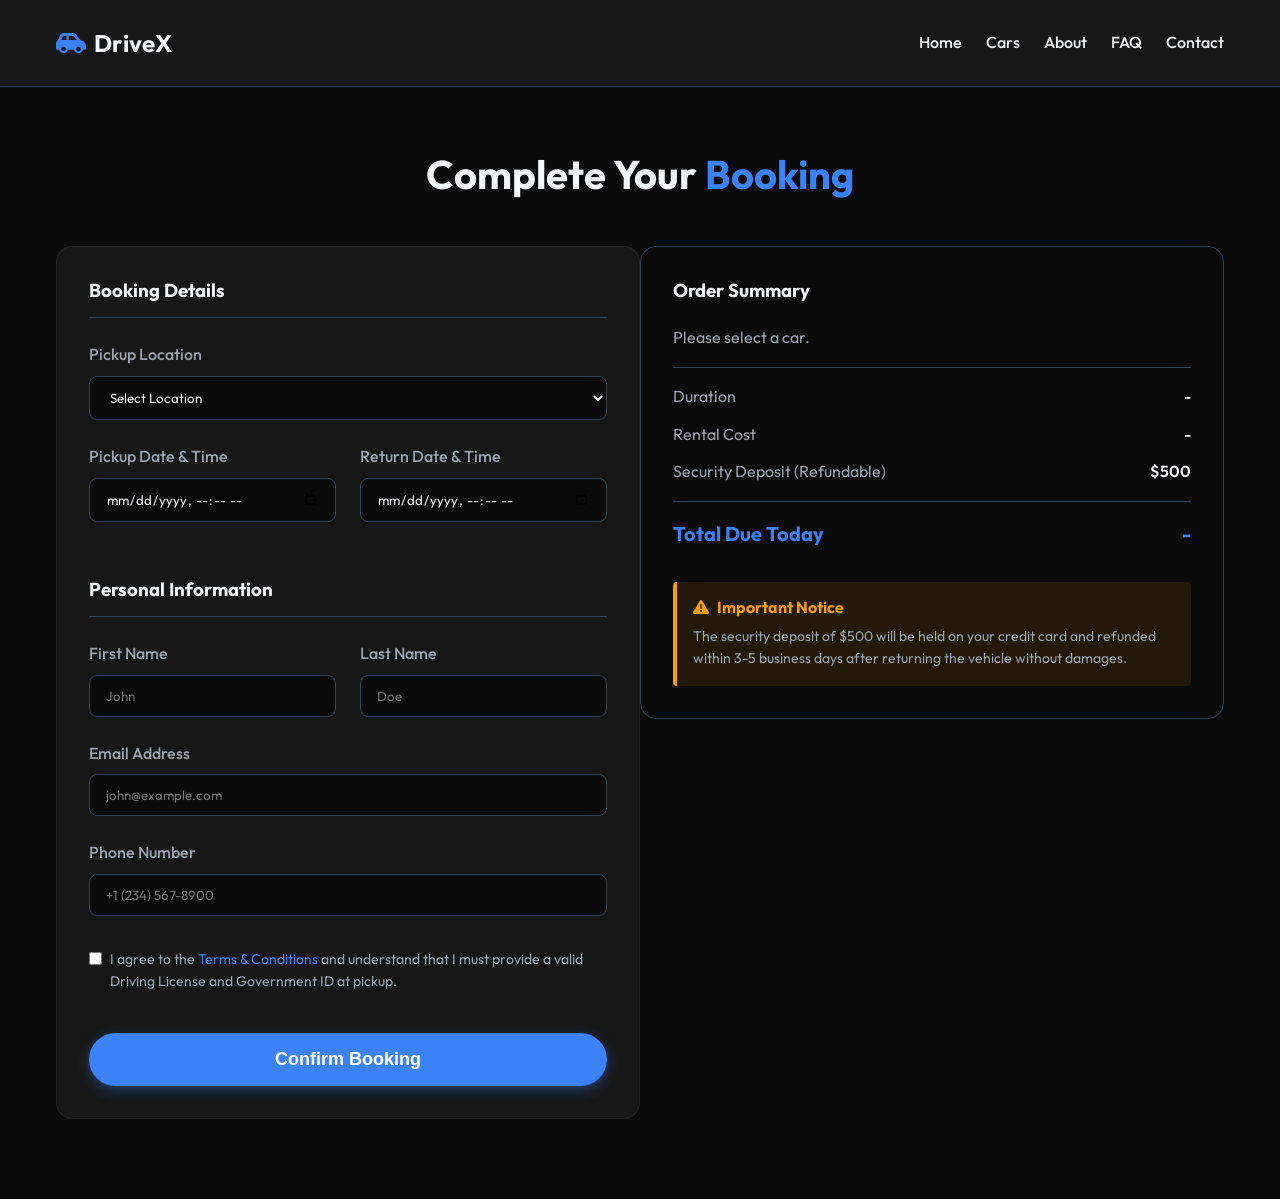
<file: HTML/booking.html>
<!DOCTYPE html>
<html lang="en">
<head>
    <meta charset="UTF-8">
    <meta name="viewport" content="width=device-width, initial-scale=1.0">
    <meta name="description" content="Book your rental car securely.">
    <title>Booking | DriveX</title>
    <link rel="stylesheet" href="https://cdnjs.cloudflare.com/ajax/libs/font-awesome/6.4.0/css/all.min.css">
    <link rel="stylesheet" href="../CSS/booking.css">
</head>
<body class="booking-page">

    <!-- Navbar -->
    <nav class="navbar scrolled" id="navbar" style="background: var(--color-surface); border-bottom: 1px solid var(--color-border);">
        <div class="container nav-container">
            <a href="index.html" class="logo">
                <i class="fa-solid fa-car-side"></i> DriveX
            </a>
            <div class="nav-links" id="navLinks">
                <a href="index.html">Home</a>
                <a href="cars.html">Cars</a>
                <a href="about.html">About</a>
                <a href="faq.html">FAQ</a>
                <a href="contact.html">Contact</a>
            </div>
            <button class="menu-toggle" id="menuToggle">
                <i class="fa-solid fa-bars"></i>
            </button>
        </div>
    </nav>

    <!-- Page Content -->
    <section class="section" style="padding-top: 150px; min-height: 80vh;">
        <div class="container">
            <h1 class="section-title text-center slide-up">Complete Your <span class="text-primary">Booking</span></h1>
            
            <div class="grid grid-cols-2 gap-xl" style="margin-top: 3rem;">
                
                <!-- Booking Form -->
                <div class="slide-in-right">
                    <form id="bookingForm" style="background: var(--color-surface); padding: var(--space-lg); border-radius: var(--radius-lg); border: var(--glass-border);">
                        <h3 style="margin-bottom: 1.5rem; border-bottom: 1px solid var(--color-border); padding-bottom: 1rem;">Booking Details</h3>
                        
                        <div class="form-group">
                            <label class="form-label">Pickup Location</label>
                            <select class="form-control" required>
                                <option value="">Select Location</option>
                                <option value="airport">City Airport</option>
                                <option value="downtown">Downtown Office</option>
                                <option value="station">Central Train Station</option>
                            </select>
                        </div>
                        
                        <div class="grid grid-cols-2 gap-md">
                            <div class="form-group">
                                <label class="form-label" for="pickupDate">Pickup Date & Time</label>
                                <input type="datetime-local" id="pickupDate" class="form-control" required>
                            </div>
                            <div class="form-group">
                                <label class="form-label" for="returnDate">Return Date & Time</label>
                                <input type="datetime-local" id="returnDate" class="form-control" required>
                            </div>
                        </div>
                        
                        <h3 style="margin-top: 2rem; margin-bottom: 1.5rem; border-bottom: 1px solid var(--color-border); padding-bottom: 1rem;">Personal Information</h3>
                        
                        <div class="grid grid-cols-2 gap-md">
                            <div class="form-group">
                                <label class="form-label">First Name</label>
                                <input type="text" class="form-control" placeholder="John" required>
                            </div>
                            <div class="form-group">
                                <label class="form-label">Last Name</label>
                                <input type="text" class="form-control" placeholder="Doe" required>
                            </div>
                        </div>
                        
                        <div class="form-group">
                            <label class="form-label">Email Address</label>
                            <input type="email" class="form-control" placeholder="john@example.com" required>
                        </div>
                        
                        <div class="form-group">
                            <label class="form-label">Phone Number</label>
                            <input type="tel" class="form-control" placeholder="+1 (234) 567-8900" required>
                        </div>
                        
                        <div class="form-group" style="margin-top: 2rem;">
                            <label style="display: flex; gap: 0.5rem; align-items: flex-start; cursor: pointer;">
                                <input type="checkbox" required style="margin-top: 4px;">
                                <span class="text-muted" style="font-size: 0.875rem;">I agree to the <a href="#" class="text-primary">Terms & Conditions</a> and understand that I must provide a valid Driving License and Government ID at pickup.</span>
                            </label>
                        </div>
                        
                        <button type="submit" class="btn btn-primary" style="width: 100%; margin-top: 1rem; padding: 1rem; font-size: 1.125rem;">Confirm Booking</button>
                    </form>
                </div>
                
                <!-- Order Summary -->
                <div class="slide-up delay-200">
                    <div style="background: var(--color-bg); padding: var(--space-lg); border-radius: var(--radius-lg); border: 1px solid var(--color-border); position: sticky; top: 100px;">
                        <h3 style="margin-bottom: 1.5rem;">Order Summary</h3>
                        
                        <div id="carSummary" style="border-bottom: 1px solid var(--color-border); padding-bottom: 1rem; margin-bottom: 1rem;">
                            <!-- Car info injected here -->
                            <p class="text-muted">Please select a car.</p>
                        </div>
                        
                        <div style="display: flex; justify-content: space-between; margin-bottom: 0.75rem;">
                            <span class="text-muted">Duration</span>
                            <span id="totalDays" style="font-weight: 600;">-</span>
                        </div>
                        
                        <div style="display: flex; justify-content: space-between; margin-bottom: 0.75rem;">
                            <span class="text-muted">Rental Cost</span>
                            <span id="totalPrice" style="font-weight: 600;">-</span>
                        </div>
                        
                        <div style="display: flex; justify-content: space-between; margin-bottom: 1rem; padding-bottom: 1rem; border-bottom: 1px solid var(--color-border);">
                            <span class="text-muted">Security Deposit (Refundable)</span>
                            <span id="securityDeposit" style="font-weight: 600;">$500</span>
                        </div>
                        
                        <div style="display: flex; justify-content: space-between; font-size: 1.25rem; font-weight: 700; color: var(--color-primary);">
                            <span>Total Due Today</span>
                            <span id="finalTotal">-</span>
                        </div>
                        
                        <div style="margin-top: 2rem; padding: 1rem; background: rgba(245, 158, 11, 0.1); border-left: 4px solid var(--color-accent); border-radius: var(--radius-sm);">
                            <h4 style="color: var(--color-accent); margin-bottom: 0.5rem; display: flex; align-items: center; gap: 0.5rem;"><i class="fa-solid fa-triangle-exclamation"></i> Important Notice</h4>
                            <p style="font-size: 0.875rem; color: var(--color-text-muted);">The security deposit of $500 will be held on your credit card and refunded within 3-5 business days after returning the vehicle without damages.</p>
                        </div>
                    </div>
                </div>

            </div>
        </div>
    </section>

    <!-- Modal Popup for Confirmation -->
    <div id="bookingModal" class="modal">
        <div class="modal-content">
            <span class="close-modal" id="closeModal">&times;</span>
            <div style="font-size: 4rem; color: #10b981; margin-bottom: 1rem;">
                <i class="fa-solid fa-circle-check"></i>
            </div>
            <h2 style="margin-bottom: 1rem;">Booking Confirmed!</h2>
            <p class="text-muted" style="margin-bottom: 2rem;">Your reservation has been successfully placed. A confirmation email has been sent to you. Please bring your valid ID and Driving License to the pickup location.</p>
            <button class="btn btn-primary" onclick="document.getElementById('closeModal').click();">Return to Home</button>
        </div>
    </div>

    <!-- Scripts -->
    <script src="../js/data.js"></script>
    <script src="../js/main.js"></script>
    <script src="../js/booking.js"></script>
</body>
</html>
</file>
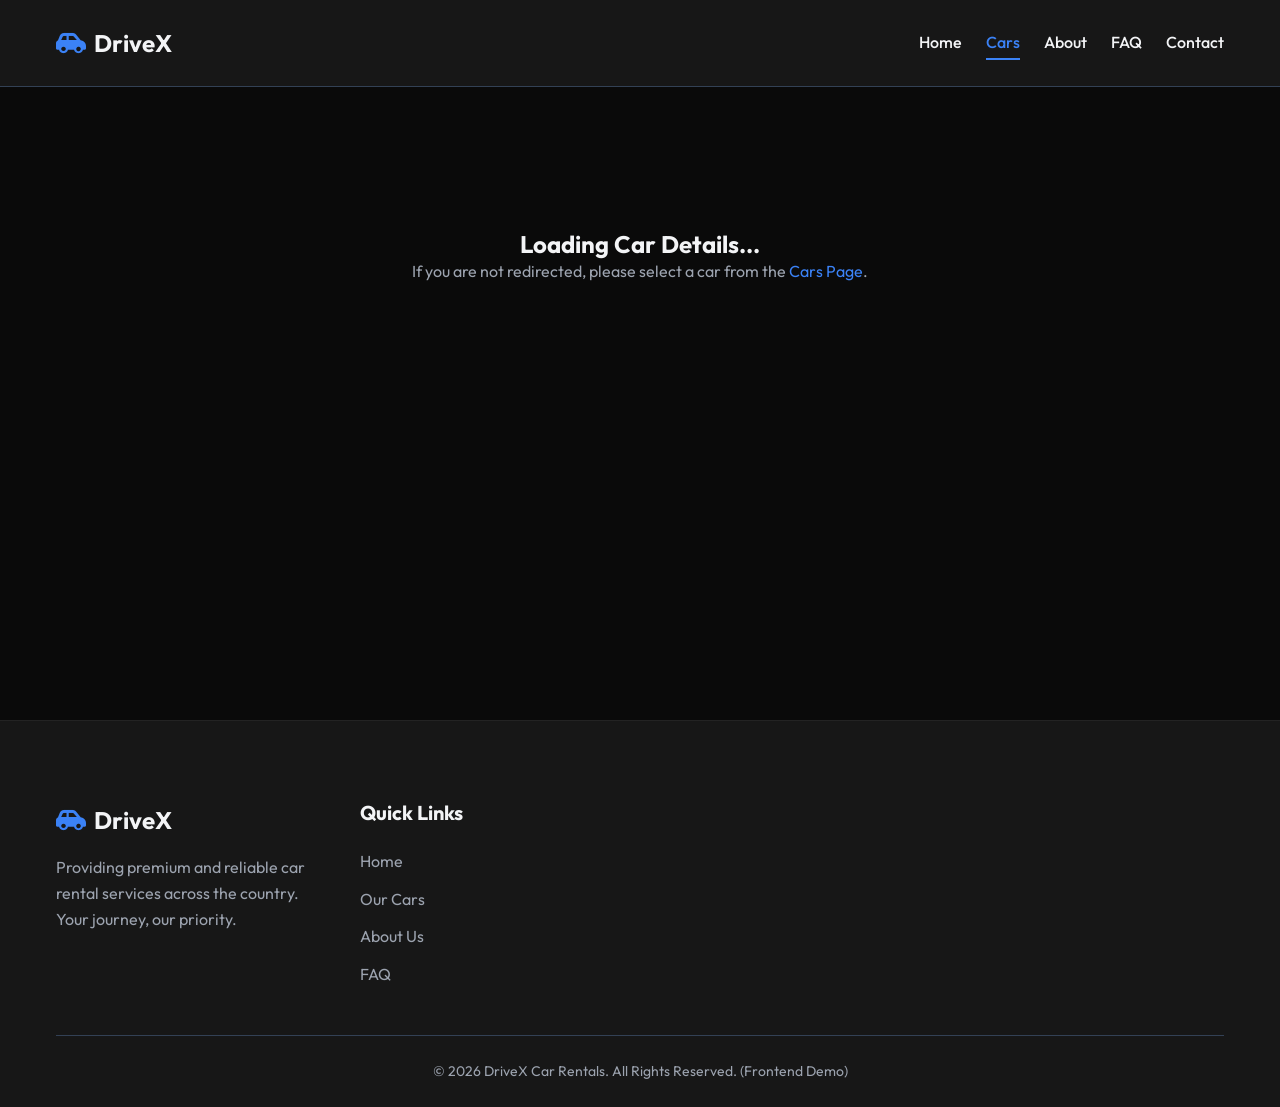
<file: HTML/car-details.html>
<!DOCTYPE html>
<html lang="en">
<head>
    <meta charset="UTF-8">
    <meta name="viewport" content="width=device-width, initial-scale=1.0">
    <meta name="description" content="View car details and pricing.">
    <title>Car Details | DriveX</title>
    <link rel="stylesheet" href="https://cdnjs.cloudflare.com/ajax/libs/font-awesome/6.4.0/css/all.min.css">
    <link rel="stylesheet" href="../CSS/car-details.css">
</head>
<body class="car-details-page">

    <!-- Navbar -->
    <nav class="navbar scrolled" id="navbar" style="background: var(--color-surface); border-bottom: 1px solid var(--color-border);">
        <div class="container nav-container">
            <a href="index.html" class="logo">
                <i class="fa-solid fa-car-side"></i> DriveX
            </a>
            <div class="nav-links" id="navLinks">
                <a href="index.html">Home</a>
                <a href="cars.html" class="active">Cars</a>
                <a href="about.html">About</a>
                <a href="faq.html">FAQ</a>
                <a href="contact.html">Contact</a>
            </div>
            <button class="menu-toggle" id="menuToggle">
                <i class="fa-solid fa-bars"></i>
            </button>
        </div>
    </nav>

    <!-- Page Content -->
    <section class="section" style="padding-top: 150px; min-height: 80vh;">
        <div class="container" id="carDetailsContent">
            <!-- Dynamic Content Injected by booking.js -->
            <div class="text-center" style="padding: 5rem 0;">
                <h2>Loading Car Details...</h2>
                <p class="text-muted">If you are not redirected, please select a car from the <a href="cars.html" class="text-primary">Cars Page</a>.</p>
            </div>
        </div>
    </section>

    <!-- Footer -->
    <footer>
        <div class="container">
            <div class="footer-grid">
                <div class="footer-col">
                    <a href="index.html" class="logo" style="margin-bottom: 1rem;">
                        <i class="fa-solid fa-car-side"></i> DriveX
                    </a>
                    <p>Providing premium and reliable car rental services across the country. Your journey, our priority.</p>
                </div>
                
                <div class="footer-col">
                    <h3>Quick Links</h3>
                    <div class="footer-links">
                        <a href="index.html">Home</a>
                        <a href="cars.html">Our Cars</a>
                        <a href="about.html">About Us</a>
                        <a href="faq.html">FAQ</a>
                    </div>
                </div>
            </div>
            <div class="footer-bottom">
                <p>&copy; 2026 DriveX Car Rentals. All Rights Reserved. (Frontend Demo)</p>
            </div>
        </div>
    </footer>

    <!-- Scripts -->
    <script src="../js/data.js"></script>
    <script src="../js/main.js"></script>
    <script src="../js/booking.js"></script>
</body>
</html>
</file>
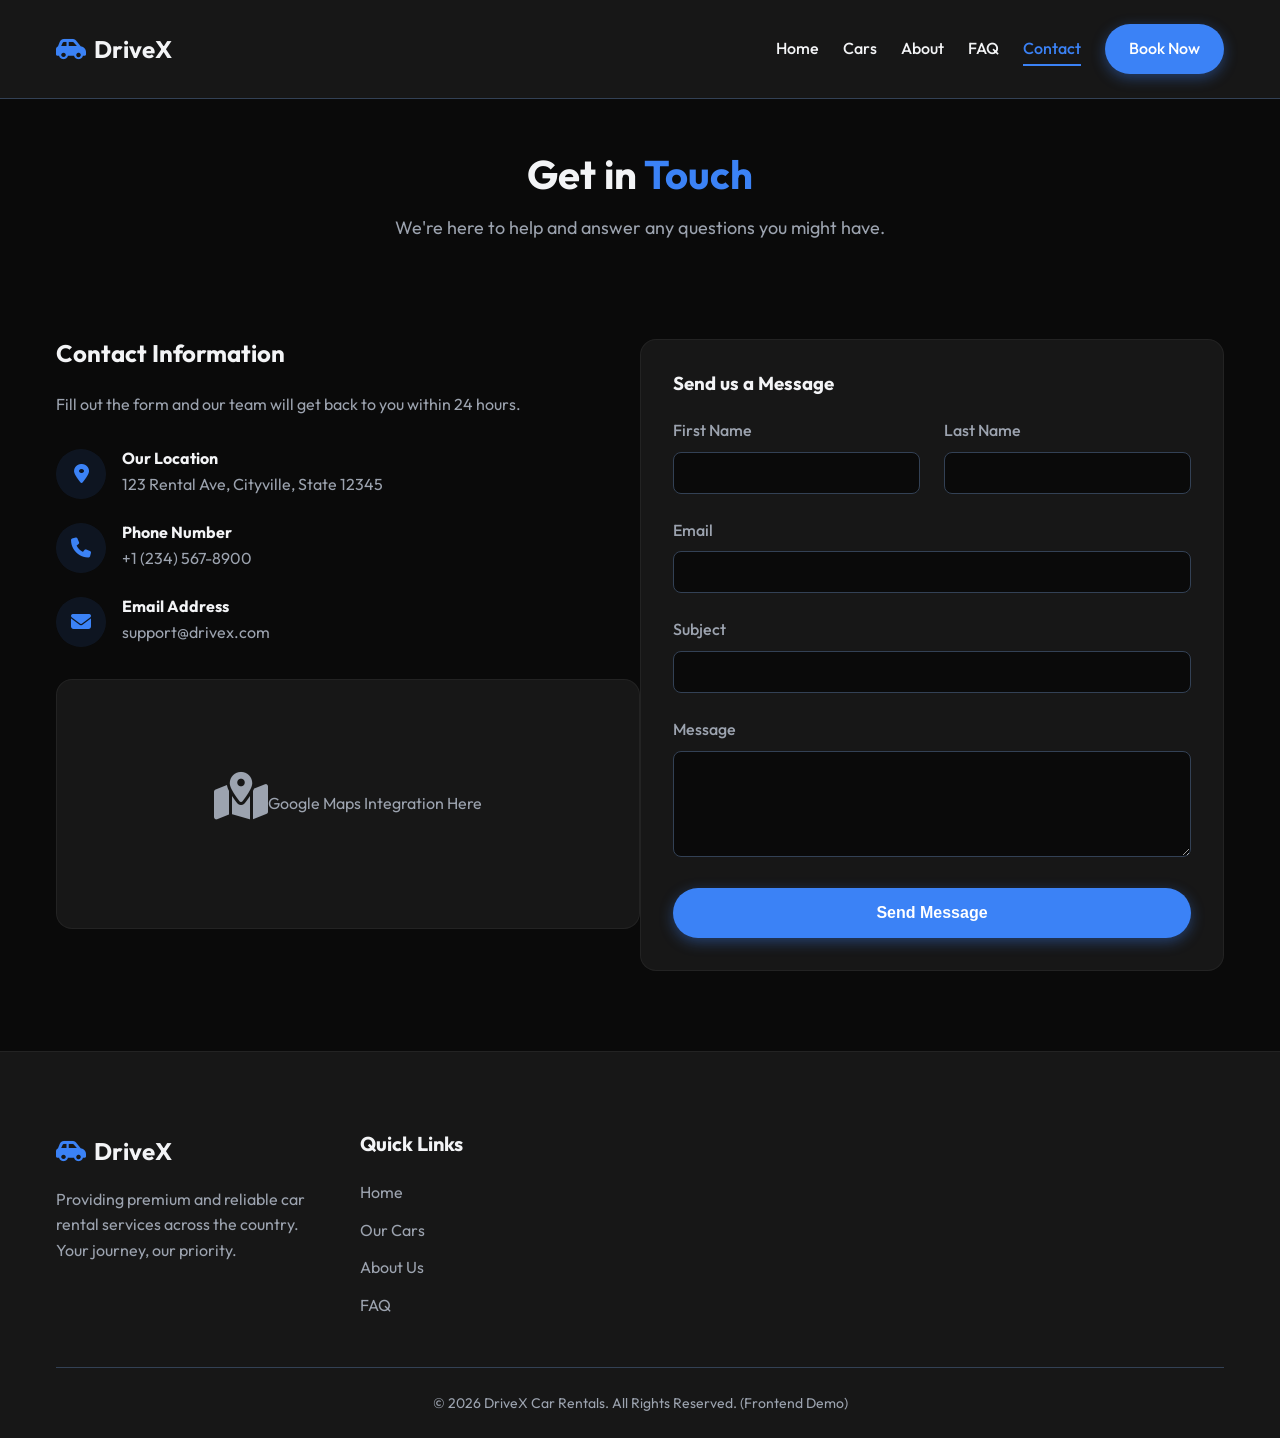
<file: HTML/contact.html>
<!DOCTYPE html>
<html lang="en">
<head>
    <meta charset="UTF-8">
    <meta name="viewport" content="width=device-width, initial-scale=1.0">
    <meta name="description" content="Contact DriveX for inquiries.">
    <title>Contact Us | DriveX</title>
    <link rel="stylesheet" href="https://cdnjs.cloudflare.com/ajax/libs/font-awesome/6.4.0/css/all.min.css">
    <link rel="stylesheet" href="../CSS/contact.css">
</head>
<body class="contact-page">

    <!-- Navbar -->
    <nav class="navbar scrolled" id="navbar" style="background: var(--color-surface); border-bottom: 1px solid var(--color-border);">
        <div class="container nav-container">
            <a href="index.html" class="logo">
                <i class="fa-solid fa-car-side"></i> DriveX
            </a>
            <div class="nav-links" id="navLinks">
                <a href="index.html">Home</a>
                <a href="cars.html">Cars</a>
                <a href="about.html">About</a>
                <a href="faq.html">FAQ</a>
                <a href="contact.html" class="active">Contact</a>
                <a href="cars.html" class="btn btn-primary" style="color: white;">Book Now</a>
            </div>
            <button class="menu-toggle" id="menuToggle">
                <i class="fa-solid fa-bars"></i>
            </button>
        </div>
    </nav>

    <!-- Page Header -->
    <section class="section" style="padding-top: 150px; padding-bottom: var(--space-xl); background: var(--color-bg);">
        <div class="container text-center fade-in">
            <h1 class="section-title">Get in <span class="text-primary">Touch</span></h1>
            <p class="section-subtitle">We're here to help and answer any questions you might have.</p>
        </div>
    </section>

    <!-- Contact Section -->
    <section class="section" style="padding-top: 0;">
        <div class="container">
            <div class="grid grid-cols-2 gap-xl">
                
                <!-- Contact Info -->
                <div class="slide-in-right delay-100">
                    <h2 style="margin-bottom: 1.5rem;">Contact Information</h2>
                    <p class="text-muted" style="margin-bottom: 2rem;">Fill out the form and our team will get back to you within 24 hours.</p>
                    
                    <div style="display: flex; flex-direction: column; gap: 1.5rem; margin-bottom: 2rem;">
                        <div style="display: flex; gap: 1rem; align-items: flex-start;">
                            <div style="width: 50px; height: 50px; border-radius: 50%; background: rgba(59, 130, 246, 0.1); color: var(--color-primary); display: flex; align-items: center; justify-content: center; font-size: 1.25rem;">
                                <i class="fa-solid fa-location-dot"></i>
                            </div>
                            <div>
                                <h4 style="margin-bottom: 0.25rem;">Our Location</h4>
                                <p class="text-muted">123 Rental Ave, Cityville, State 12345</p>
                            </div>
                        </div>
                        
                        <div style="display: flex; gap: 1rem; align-items: flex-start;">
                            <div style="width: 50px; height: 50px; border-radius: 50%; background: rgba(59, 130, 246, 0.1); color: var(--color-primary); display: flex; align-items: center; justify-content: center; font-size: 1.25rem;">
                                <i class="fa-solid fa-phone"></i>
                            </div>
                            <div>
                                <h4 style="margin-bottom: 0.25rem;">Phone Number</h4>
                                <p class="text-muted">+1 (234) 567-8900</p>
                            </div>
                        </div>
                        
                        <div style="display: flex; gap: 1rem; align-items: flex-start;">
                            <div style="width: 50px; height: 50px; border-radius: 50%; background: rgba(59, 130, 246, 0.1); color: var(--color-primary); display: flex; align-items: center; justify-content: center; font-size: 1.25rem;">
                                <i class="fa-solid fa-envelope"></i>
                            </div>
                            <div>
                                <h4 style="margin-bottom: 0.25rem;">Email Address</h4>
                                <p class="text-muted">support@drivex.com</p>
                            </div>
                        </div>
                    </div>
                    
                    <!-- Map Placeholder -->
                    <div style="width: 100%; height: 250px; background: var(--color-surface); border-radius: var(--radius-lg); border: var(--glass-border); display: flex; align-items: center; justify-content: center; color: var(--color-text-muted);">
                        <i class="fa-solid fa-map-location-dot" style="font-size: 3rem; margin-bottom: 1rem; display: block;"></i>
                        <span style="display: block;">Google Maps Integration Here</span>
                    </div>
                </div>
                
                <!-- Contact Form -->
                <div class="slide-up delay-200">
                    <form style="background: var(--color-surface); padding: var(--space-lg); border-radius: var(--radius-lg); border: var(--glass-border);" onsubmit="event.preventDefault(); alert('Message sent successfully!');">
                        <h3 style="margin-bottom: 1.5rem;">Send us a Message</h3>
                        
                        <div class="grid grid-cols-2 gap-md">
                            <div class="form-group">
                                <label class="form-label">First Name</label>
                                <input type="text" class="form-control" required>
                            </div>
                            <div class="form-group">
                                <label class="form-label">Last Name</label>
                                <input type="text" class="form-control" required>
                            </div>
                        </div>
                        
                        <div class="form-group">
                            <label class="form-label">Email</label>
                            <input type="email" class="form-control" required>
                        </div>
                        
                        <div class="form-group">
                            <label class="form-label">Subject</label>
                            <input type="text" class="form-control" required>
                        </div>
                        
                        <div class="form-group">
                            <label class="form-label">Message</label>
                            <textarea class="form-control" rows="5" required style="resize: vertical;"></textarea>
                        </div>
                        
                        <button type="submit" class="btn btn-primary" style="width: 100%; padding: 1rem;">Send Message</button>
                    </form>
                </div>

            </div>
        </div>
    </section>

    <!-- Footer -->
    <footer>
        <div class="container">
            <div class="footer-grid">
                <div class="footer-col">
                    <a href="index.html" class="logo" style="margin-bottom: 1rem;">
                        <i class="fa-solid fa-car-side"></i> DriveX
                    </a>
                    <p>Providing premium and reliable car rental services across the country. Your journey, our priority.</p>
                </div>
                
                <div class="footer-col">
                    <h3>Quick Links</h3>
                    <div class="footer-links">
                        <a href="index.html">Home</a>
                        <a href="cars.html">Our Cars</a>
                        <a href="about.html">About Us</a>
                        <a href="faq.html">FAQ</a>
                    </div>
                </div>
            </div>
            <div class="footer-bottom">
                <p>&copy; 2026 DriveX Car Rentals. All Rights Reserved. (Frontend Demo)</p>
            </div>
        </div>
    </footer>
    <script src="../js/main.js"></script>
    <script src="../js/contact.js"></script>
</body>
</html>
</file>
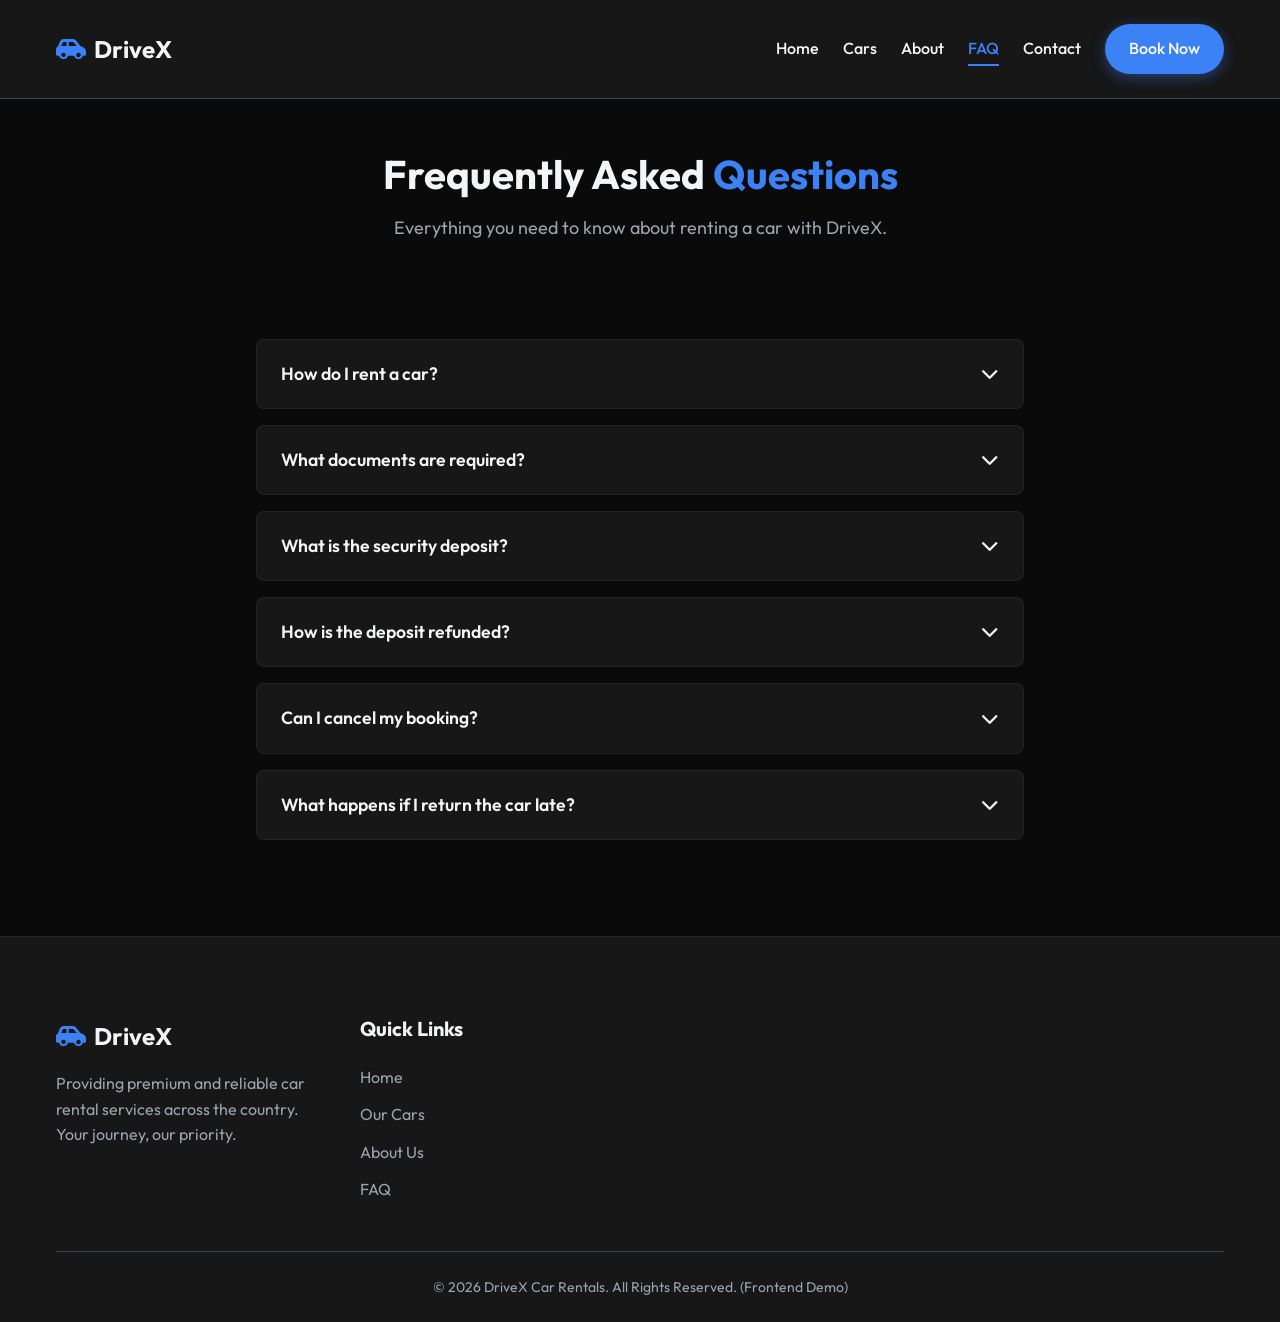
<file: HTML/faq.html>
<!DOCTYPE html>
<html lang="en">
<head>
    <meta charset="UTF-8">
    <meta name="viewport" content="width=device-width, initial-scale=1.0">
    <meta name="description" content="Frequently Asked Questions.">
    <title>FAQ | DriveX</title>
    <link rel="stylesheet" href="https://cdnjs.cloudflare.com/ajax/libs/font-awesome/6.4.0/css/all.min.css">
    <link rel="stylesheet" href="../CSS/faq.css">
</head>
<body class="faq-page">

    <!-- Navbar -->
    <nav class="navbar scrolled" id="navbar" style="background: var(--color-surface); border-bottom: 1px solid var(--color-border);">
        <div class="container nav-container">
            <a href="index.html" class="logo">
                <i class="fa-solid fa-car-side"></i> DriveX
            </a>
            <div class="nav-links" id="navLinks">
                <a href="index.html">Home</a>
                <a href="cars.html">Cars</a>
                <a href="about.html">About</a>
                <a href="faq.html" class="active">FAQ</a>
                <a href="contact.html">Contact</a>
                <a href="cars.html" class="btn btn-primary" style="color: white;">Book Now</a>
            </div>
            <button class="menu-toggle" id="menuToggle">
                <i class="fa-solid fa-bars"></i>
            </button>
        </div>
    </nav>

    <!-- Page Header -->
    <section class="section" style="padding-top: 150px; padding-bottom: var(--space-xl); background: var(--color-bg);">
        <div class="container text-center fade-in">
            <h1 class="section-title">Frequently Asked <span class="text-primary">Questions</span></h1>
            <p class="section-subtitle">Everything you need to know about renting a car with DriveX.</p>
        </div>
    </section>

    <!-- FAQ Section -->
    <section class="section" style="padding-top: 0;">
        <div class="container" style="max-width: 800px;">
            
            <div class="slide-up delay-100">
                <div class="faq-item">
                    <div class="faq-question">
                        How do I rent a car?
                        <i class="fa-solid fa-chevron-down"></i>
                    </div>
                    <div class="faq-answer">
                        <p>Renting a car is simple. Browse our cars page, choose your desired vehicle, select your dates on the booking page, fill in your details, and confirm the booking. You will receive a confirmation email with further instructions.</p>
                    </div>
                </div>
                
                <div class="faq-item">
                    <div class="faq-question">
                        What documents are required?
                        <i class="fa-solid fa-chevron-down"></i>
                    </div>
                    <div class="faq-answer">
                        <p>To pick up the car, you must present a valid government-issued Driving License and a secondary form of identification (like an Aadhaar Card, Passport, or National ID) at the time of pickup. Both documents must be in the driver's name.</p>
                    </div>
                </div>

                <div class="faq-item">
                    <div class="faq-question">
                        What is the security deposit?
                        <i class="fa-solid fa-chevron-down"></i>
                    </div>
                    <div class="faq-answer">
                        <p>A fully refundable security deposit of $500 is required for all rentals. This amount is held on your credit card at the time of booking and covers any potential incidental damages or late fees.</p>
                    </div>
                </div>

                <div class="faq-item">
                    <div class="faq-question">
                        How is the deposit refunded?
                        <i class="fa-solid fa-chevron-down"></i>
                    </div>
                    <div class="faq-answer">
                        <p>The security deposit is automatically released back to your original payment method upon the safe return of the vehicle. It typically takes 3-5 business days for the funds to reflect in your account, depending on your bank.</p>
                    </div>
                </div>

                <div class="faq-item">
                    <div class="faq-question">
                        Can I cancel my booking?
                        <i class="fa-solid fa-chevron-down"></i>
                    </div>
                    <div class="faq-answer">
                        <p>Yes, you can cancel your booking up to 24 hours before your scheduled pickup time for a full refund. Cancellations made within 24 hours of pickup may be subject to a one-day rental cancellation fee.</p>
                    </div>
                </div>

                <div class="faq-item">
                    <div class="faq-question">
                        What happens if I return the car late?
                        <i class="fa-solid fa-chevron-down"></i>
                    </div>
                    <div class="faq-answer">
                        <p>We offer a 1-hour grace period for returns. Beyond that, you will be charged an additional hourly rate or a full day's rate depending on the length of the delay. Please contact us if you know you will be running late.</p>
                    </div>
                </div>
            </div>

        </div>
    </section>

    <!-- Footer -->
    <footer>
        <div class="container">
            <div class="footer-grid">
                <div class="footer-col">
                    <a href="index.html" class="logo" style="margin-bottom: 1rem;">
                        <i class="fa-solid fa-car-side"></i> DriveX
                    </a>
                    <p>Providing premium and reliable car rental services across the country. Your journey, our priority.</p>
                </div>
                
                <div class="footer-col">
                    <h3>Quick Links</h3>
                    <div class="footer-links">
                        <a href="index.html">Home</a>
                        <a href="cars.html">Our Cars</a>
                        <a href="about.html">About Us</a>
                        <a href="faq.html">FAQ</a>
                    </div>
                </div>
            </div>
            <div class="footer-bottom">
                <p>&copy; 2026 DriveX Car Rentals. All Rights Reserved. (Frontend Demo)</p>
            </div>
        </div>
    </footer>
    
    <script src="../js/main.js"></script>
    <script src="../js/faq.js"></script>
</body>
</html>
</file>
<file: CSS/booking.css>
/* css/booking.css - Booking Page Dedicated Stylesheet */

/* Import Design System, Core Styles & Components */
@import url('styles.css');
@import url('components.css');
@import url('animations.css');

/* Booking Page Specific Styles */
.booking-page .booking-grid {
  display: grid;
  grid-template-columns: 2fr 1fr;
  gap: var(--space-xl);
  align-items: start;
}

.booking-page .booking-card {
  background: var(--color-surface);
  border: var(--glass-border);
  border-radius: var(--radius-lg);
  padding: var(--space-xl);
  margin-bottom: var(--space-lg);
}

.booking-page .summary-card {
  position: sticky;
  top: 100px;
}

.booking-page .summary-row {
  display: flex;
  justify-content: space-between;
  padding: 0.75rem 0;
  border-bottom: 1px solid var(--color-border);
}

.booking-page .summary-row.total {
  border-bottom: none;
  font-weight: 700;
  font-size: 1.25rem;
  color: var(--color-primary);
  padding-top: 1rem;
}

@media (max-width: 900px) {
  .booking-page .booking-grid {
    grid-template-columns: 1fr;
  }
  .booking-page .summary-card {
    position: static;
  }
}
</file>
<file: CSS/car-details.css>
/* css/car-details.css - Car Details Page Dedicated Stylesheet */

/* Import Design System, Core Styles & Components */
@import url('styles.css');
@import url('components.css');
@import url('animations.css');

/* Car Details Page Specific Styles */
.car-details-page .details-grid {
  display: grid;
  grid-template-columns: 2fr 1fr;
  gap: var(--space-xl);
  align-items: start;
}

.car-details-page .car-gallery {
  border-radius: var(--radius-lg);
  overflow: hidden;
  margin-bottom: var(--space-lg);
}

.car-details-page .car-gallery img {
  width: 100%;
  max-height: 450px;
  object-fit: cover;
}

.car-details-page .spec-card {
  background: var(--color-surface);
  border: var(--glass-border);
  border-radius: var(--radius-md);
  padding: var(--space-md);
  text-align: center;
}

.car-details-page .spec-card i {
  font-size: 1.5rem;
  color: var(--color-primary);
  margin-bottom: 0.5rem;
}

.car-details-page .sidebar-booking-card {
  background: var(--color-surface);
  border: var(--glass-border);
  border-radius: var(--radius-lg);
  padding: var(--space-xl);
  position: sticky;
  top: 100px;
}

@media (max-width: 900px) {
  .car-details-page .details-grid {
    grid-template-columns: 1fr;
  }
  .car-details-page .sidebar-booking-card {
    position: static;
  }
}
</file>
<file: CSS/contact.css>
/* css/contact.css - Contact Us Dedicated Stylesheet */

/* Import Design System, Core Styles & Components */
@import url('styles.css');
@import url('components.css');
@import url('animations.css');

/* Contact Page Specific Styles */
.contact-page .contact-grid {
  display: grid;
  grid-template-columns: 1fr 1fr;
  gap: var(--space-xl);
  align-items: start;
}

.contact-page .info-card {
  background: var(--color-surface);
  border: var(--glass-border);
  border-radius: var(--radius-lg);
  padding: var(--space-lg);
  margin-bottom: var(--space-md);
  display: flex;
  align-items: flex-start;
  gap: var(--space-md);
  transition: var(--transition-normal);
}

.contact-page .info-card:hover {
  border-color: var(--color-primary);
  transform: translateX(5px);
}

.contact-page .info-icon {
  width: 50px;
  height: 50px;
  border-radius: 50%;
  background: rgba(59, 130, 246, 0.1);
  color: var(--color-primary);
  display: flex;
  align-items: center;
  justify-content: center;
  font-size: 1.25rem;
  flex-shrink: 0;
}

.contact-page .contact-form-wrapper {
  background: var(--color-surface);
  border: var(--glass-border);
  border-radius: var(--radius-lg);
  padding: var(--space-xl);
}

@media (max-width: 768px) {
  .contact-page .contact-grid {
    grid-template-columns: 1fr;
  }
}
</file>
<file: CSS/faq.css>
/* css/faq.css - FAQ Page Dedicated Stylesheet */

/* Import Design System, Core Styles & Components */
@import url('styles.css');
@import url('components.css');
@import url('animations.css');

/* FAQ Accordion Styles */
.faq-item {
  background: var(--color-surface);
  border: var(--glass-border);
  border-radius: var(--radius-md);
  margin-bottom: 1rem;
  overflow: hidden;
  transition: var(--transition-normal);
}

.faq-question {
  padding: 1.25rem 1.5rem;
  display: flex;
  justify-content: space-between;
  align-items: center;
  cursor: pointer;
  font-weight: 600;
  font-size: 1.1rem;
}

.faq-answer {
  max-height: 0;
  overflow: hidden;
  transition: max-height 0.3s ease, padding 0.3s ease;
  padding: 0 1.5rem;
  color: var(--color-text-muted);
}

.faq-item.active .faq-answer {
  max-height: 200px;
  padding: 0 1.5rem 1.25rem;
}

.faq-item.active .faq-icon {
  transform: rotate(180deg);
}

.faq-icon {
  transition: transform 0.3s ease;
  color: var(--color-primary);
}

.faq-page .faq-category {
  margin-bottom: var(--space-xl);
}

.faq-page .faq-category-title {
  font-size: 1.5rem;
  margin-bottom: var(--space-md);
  color: var(--color-text);
  display: flex;
  align-items: center;
  gap: 0.5rem;
}

.faq-page .faq-category-title i {
  color: var(--color-primary);
}
</file>
